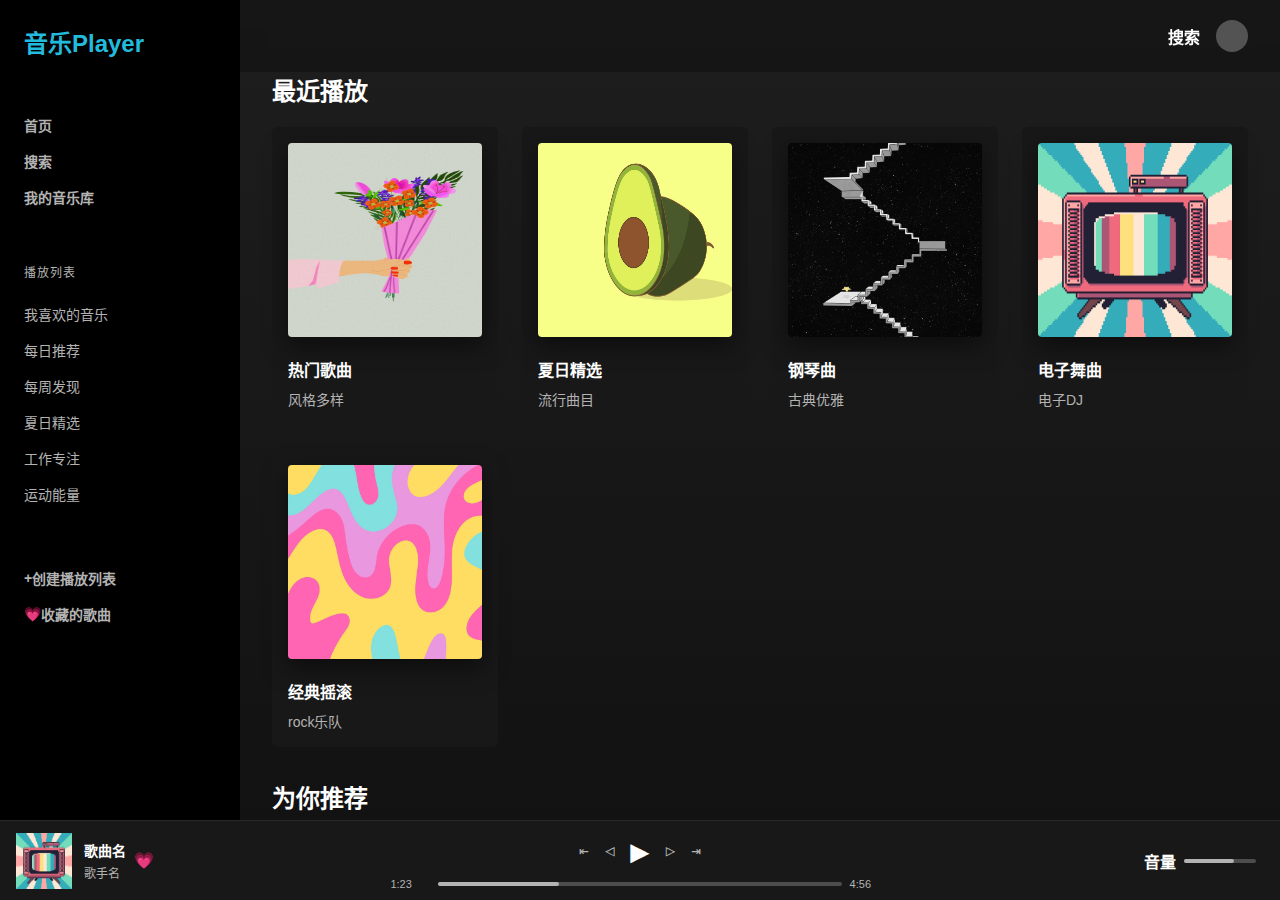
<file: music-player/index.html>
<!DOCTYPE html>
<html lang="zh-CN">

<head>
    <meta charset="UTF-8">
    <meta name="viewport" content="width=device-width, initial-scale=1.0">
    <title>音乐流媒体布局</title>
    <!-- type="text/css" is not necessary in HTML5, but included for compatibility -->
    <link rel="stylesheet" type="text/css" href="styles.css">
</head>

<body>
    <div class="app-container">
        <!-- 侧边栏 -->
        <aside class="sidebar">
            <div class="logo">音乐Player</div>

            <nav class="nav-section">
                <a href="#" class="nav-item">
                    <span>首页</span>
                </a>
                <a href="#" class="nav-item">
                    <span>搜索</span>
                </a>
                <a href="#" class="nav-item">
                    <span>我的音乐库</span>
                </a>
            </nav>

            <div class="nav-section">
                <div class="nav-section-title">播放列表</div>
                <a href="#" class="playlist-item">我喜欢的音乐</a>
                <a href="#" class="playlist-item">每日推荐</a>
                <a href="#" class="playlist-item">每周发现</a>
                <a href="#" class="playlist-item">夏日精选</a>
                <a href="#" class="playlist-item">工作专注</a>
                <a href="#" class="playlist-item">运动能量</a>
            </div>

            <div class="nav-section">
                <a href="#" class="nav-item">
                    <span class="icon">+</span> 创建播放列表
                </a>
                <a href="#" class="nav-item">
                    <!-- emoji字符 -->
                    <span class="icon">&#128151</span> 收藏的歌曲
                </a>
            </div>
        </aside>

        <!-- 主要内容 -->
        <main class="main">
            <header class="main-header">

                <div class="user-controls"></div>

                <div class="user-controls">
                    <!-- <span class="icon">放大镜图标</span> -->
                    <span class="icon">搜索</span>
                    <div class="user-avatar"></div>
                </div>
            </header>

            <section class="content-section">
                <h2 class="section-title">最近播放</h2>

                <div class="album-grid">
                    <div class="album-card">
                        <img src="images/hot.jpg" alt="专辑封面" class="album-cover">
                        <h3 class="album-title">热门歌曲</h3>
                        <p class="album-artist">风格多样</p>
                    </div>
                    <div class="album-card">
                        <img src="images/summer-songs.jpg" alt="专辑封面" class="album-cover">
                        <h3 class="album-title">夏日精选</h3>
                        <p class="album-artist">流行曲目</p>
                    </div>
                    <div class="album-card">
                        <img src="images/piano.jpg" alt="专辑封面" class="album-cover">
                        <h3 class="album-title">钢琴曲</h3>
                        <p class="album-artist">古典优雅</p>
                    </div>
                    <div class="album-card">
                        <img src="images/dj-electronic.png" alt="专辑封面" class="album-cover">
                        <h3 class="album-title">电子舞曲</h3>
                        <p class="album-artist">电子DJ</p>
                    </div>
                    <div class="album-card">
                        <img src="images/rock-roll.jpg" alt="专辑封面" class="album-cover">
                        <h3 class="album-title">经典摇滚</h3>
                        <p class="album-artist">rock乐队</p>
                    </div>
                </div>
            </section>

            <section class="content-section">
                <h2 class="section-title">为你推荐</h2>

                <div class="album-grid">
                    <div class="album-card">
                        <img src="images/morning.jpg" alt="专辑封面" class="album-cover">
                        <h3 class="album-title">清晨唤醒</h3>
                        <p class="album-artist">早安电台</p>
                    </div>
                    <div class="album-card">
                        <img src="images/work.png" alt="专辑封面" class="album-cover">
                        <h3 class="album-title">工作学习</h3>
                        <p class="album-artist">专注音乐</p>
                    </div>
                    <div class="album-card">
                        <img src="images/night.png" alt="专辑封面" class="album-cover">
                        <h3 class="album-title">深夜放松</h3>
                        <p class="album-artist">轻音乐</p>
                    </div>
                    <div class="album-card">
                        <img src="images/spots.jpg" alt="专辑封面" class="album-cover">
                        <h3 class="album-title">运动能量</h3>
                        <p class="album-artist">健身音乐</p>
                    </div>
                </div>
            </section>
        </main>

        <!-- 播放器 -->
        <footer class="player">
            <div class="now-playing">
                <img src="images/dj-electronic.png" alt="当前播放" class="now-playing-cover">
                <div class="now-playing-info">
                    <div class="now-playing-title">歌曲名</div>
                    <div class="now-playing-artist">歌手名</div>
                </div>
                <button class="control-button">&#128151</button>
            </div>

            <div class="player-controls">
                <div class="control-buttons">
                    <button class="control-button">⇤</button>
                    <button class="control-button">◁</button>
                    <button class="control-button play">▶</button>
                    <button class="control-button">▷</button>
                    <button class="control-button">⇥</button>
                </div>
                <div class="progress-container">
                    <span class="progress-time">1:23</span>
                    <div class="progress-bar">
                        <div class="progress"></div>
                    </div>
                    <span class="progress-time">4:56</span>
                </div>
            </div>

            <div class="player-volume">
                <div class="volume-control">
                    <!-- <span class="icon">播放器图标</span> -->
                    <span class="icon">音量</span>
                    <div class="progress-bar">
                        <div class="progress" style="width: 70%;"></div>
                    </div>
                </div>
            </div>
        </footer>
    </div>
</body>

</html>
</file>
<file: music-player/styles.css>
/* 全局样式 */
        * {
            margin: 0;
            padding: 0;
            box-sizing: border-box;
            /* 字体系列*/
            font-family: sans-serif, serif, monospace, cursive, fantasy;
        }

        body {
            background-color: #121212;
            color: #ffffff;
            overflow-x: hidden;
        }

        /* 整体网格布局 */
        .app-container {
            display: grid;
            grid-template-areas:
                "sidebar main"
                "player player";
            grid-template-columns: 240px 1fr;
            grid-template-rows: 1fr auto;
            height: 100vh;
        }

        /* 侧边栏样式 */
        .sidebar {
            grid-area: sidebar;
            background-color: #000000;
            padding: 24px;
            display: flex;
            flex-direction: column;
            overflow-y: auto;
        }

        .logo {
            font-size: 24px;
            font-weight: bold;
            margin-bottom: 24px;
            color: #23bbdd;
        }

        .nav-item {
            display: flex;
            align-items: center;
            padding: 8px 0;
            color: #b3b3b3;
            text-decoration: none;
            font-size: 14px;
            font-weight: 600;
            transition: color 0.2s;
        }

        .nav-item:hover {
            color: #ffffff;
        }

        .nav-item i {
            margin-right: 16px;
            font-size: 20px;
        }

        .nav-section {
            margin: 24px 0;
        }

        .nav-section-title {
            color: #b3b3b3;
            font-size: 12px;
            text-transform: uppercase;
            letter-spacing: 1px;
            margin-bottom: 16px;
        }

        .playlist-item {
            display: block;
            color: #b3b3b3;
            text-decoration: none;
            font-size: 14px;
            padding: 8px 0;
            white-space: nowrap;
            overflow: hidden;
            text-overflow: ellipsis;
        }

        .playlist-item:hover {
            color: #ffffff;
        }

        /* 内容区样式 */
        .main {
            grid-area: main;
            background: linear-gradient(#1e1e1e, #121212);
            overflow-y: auto;
            padding-bottom: 80px;
        }

        .main-header {
            display: flex;
            justify-content: space-between;
            align-items: center;
            padding: 20px 32px;
            position: sticky;
            top: 0;
            background: rgba(18, 18, 18, 0.7);
            backdrop-filter: blur(10px);
            z-index: 10;
        }

        .user-controls {
            display: flex;
            align-items: center;
        }

        .user-avatar {
            /* 用户头像/其他 */
            width: 32px;
            height: 32px;
            /* 圆角边框 */
            border-radius: 50%;
            background-color: #535353;
            margin-left: 16px;
        }

        .content-section {
            padding: 0 32px;
            margin-bottom: 32px;
        }

        .section-title {
            font-size: 24px;
            font-weight: bold;
            margin-bottom: 20px;
        }

        .album-grid {
            display: grid;
            grid-template-columns: repeat(auto-fill, minmax(180px, 1fr));
            gap: 24px;
        }

        .album-card {
            background: #181818;
            padding: 16px;
            border-radius: 6px;
            transition: background-color 0.3s;
            cursor: pointer;
        }

        .album-card:hover {
            background-color: #282828;
        }

        .album-cover {
            width: 100%;
            aspect-ratio: 1;
            margin-bottom: 16px;
            border-radius: 4px;
            box-shadow: 0 8px 24px rgba(0, 0, 0, 0.5);
        }

        .album-title {
            font-size: 16px;
            font-weight: 600;
            margin-bottom: 8px;
            white-space: nowrap;
            overflow: hidden;
            text-overflow: ellipsis;
        }

        .album-artist {
            font-size: 14px;
            color: #b3b3b3;
            white-space: nowrap;
            overflow: hidden;
            text-overflow: ellipsis;
        }

        /* 播放器样式 */
        .player {
            grid-area: player;
            height: 80px;
            background-color: #181818;
            border-top: 1px solid #282828;
            display: flex;
            align-items: center;
            justify-content: space-between;
            padding: 0 16px;
        }

        .now-playing {
            display: flex;
            align-items: center;
            width: 25%;
            min-width: 180px;
        }

        .now-playing-cover {
            width: 56px;
            height: 56px;
            margin-right: 12px;
        }

        .now-playing-info {
            display: flex;
            flex-direction: column;
        }

        .now-playing-title {
            font-size: 14px;
            font-weight: 600;
            margin-bottom: 4px;
        }

        .now-playing-artist {
            font-size: 12px;
            color: #b3b3b3;
        }

        .player-controls {
            display: flex;
            flex-direction: column;
            align-items: center;
            width: 40%;
        }

        .control-buttons {
            display: flex;
            align-items: center;
            margin-bottom: 8px;
        }

        .control-button {
            background: none;
            border: none;
            color: #b3b3b3;
            font-size: 16px;
            margin: 0 8px;
            cursor: pointer;
        }

        .control-button.play {
            color: #ffffff;
            font-size: 32px;
        }

        .progress-container {
            width: 100%;
            display: flex;
            align-items: center;
        }

        .progress-time {
            font-size: 11px;
            color: #b3b3b3;
            width: 40px;
        }

        .progress-bar {
            flex-grow: 1;
            height: 4px;
            background-color: #4d4d4d;
            border-radius: 2px;
            margin: 0 8px;
            cursor: pointer;
        }

        .progress {
            height: 100%;
            width: 30%;
            background-color: #b3b3b3;
            border-radius: 2px;
        }

        .player-volume {
            display: flex;
            align-items: center;
            justify-content: flex-end;
            width: 25%;
            min-width: 180px;
        }

        .volume-control {
            display: flex;
            align-items: center;
            width: 120px;
        }

        /* 图标字体——实际使用可替换为所需图标 */
        .icon {
            font-style: normal;
            font-weight: bold;
        }

        /* 响应式设计 */
        @media (max-width: 768px) {
            .app-container {
                grid-template-areas:
                    "main main"
                    "player player";
                grid-template-columns: 1fr;
            }

            .sidebar {
                display: none;
            }

            .album-grid {
                grid-template-columns: repeat(auto-fill, minmax(140px, 1fr));
                gap: 16px;
            }

            .now-playing {
                width: auto;
            }

            .player-extra {
                display: none;
            }
        }
</file>
